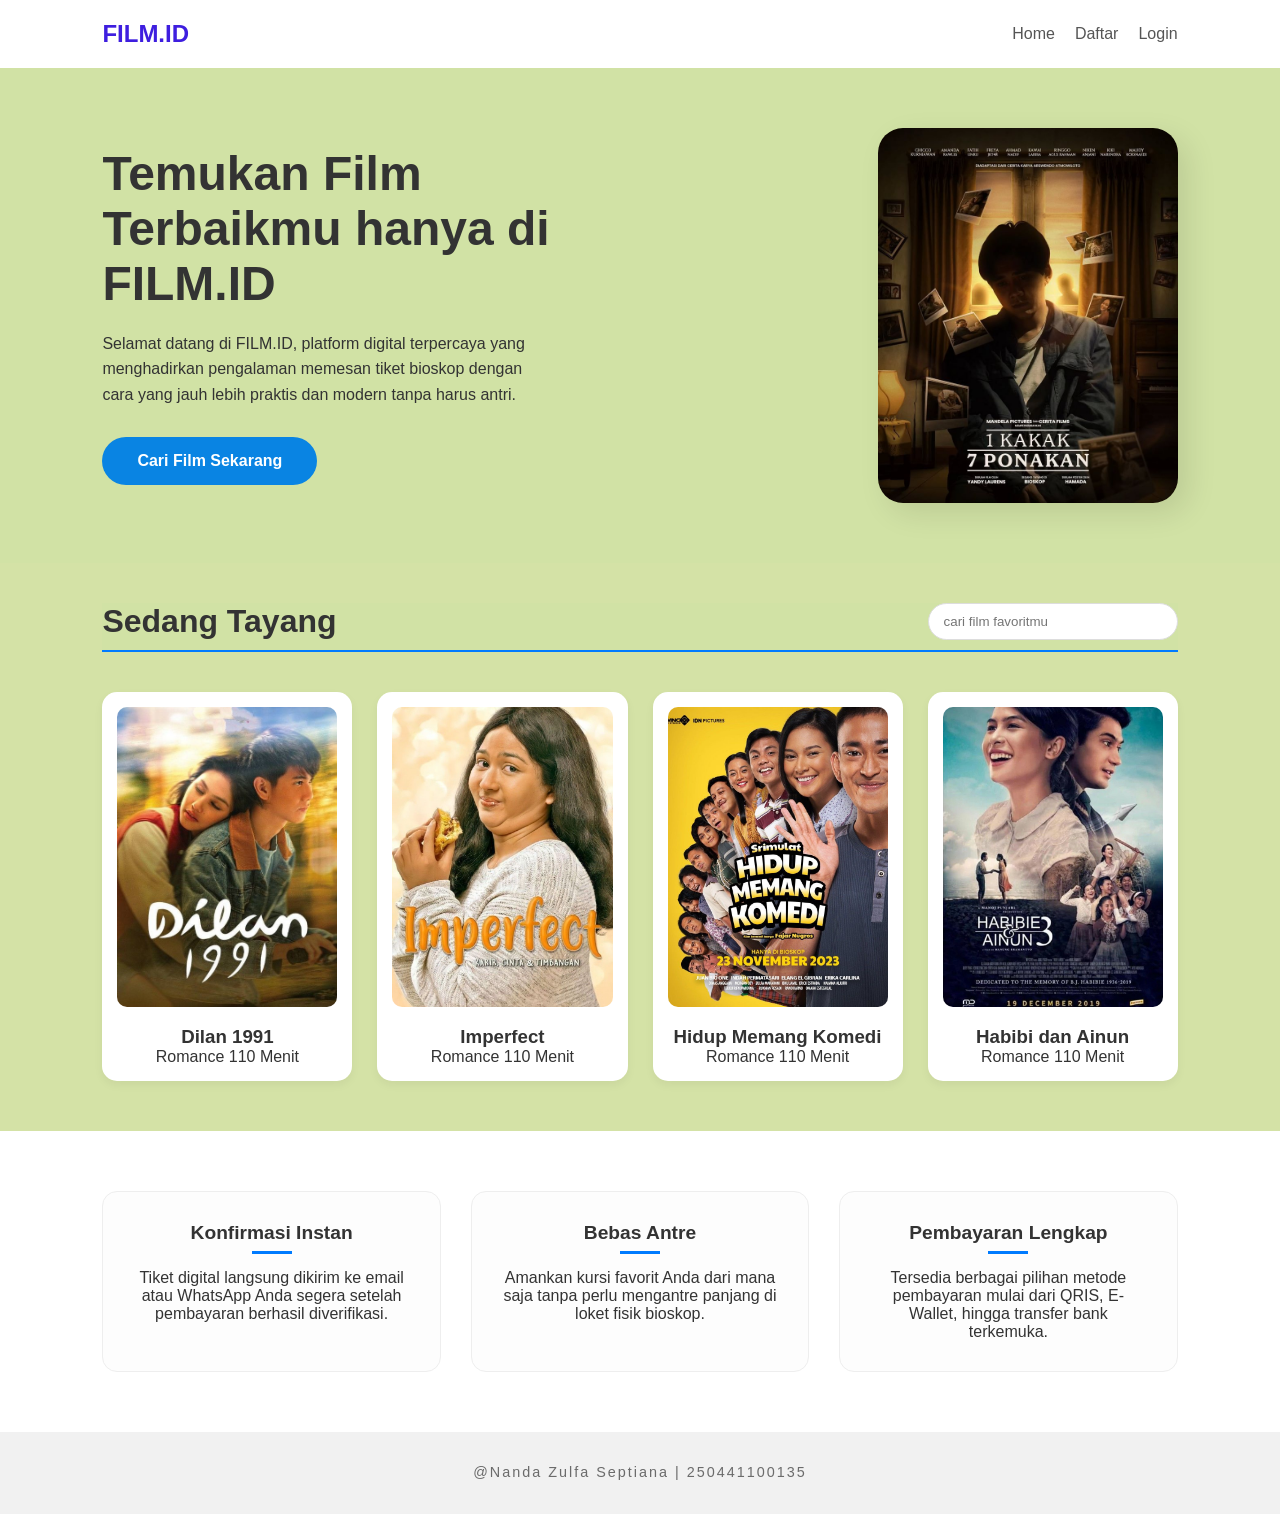
<file: modul-2/250441100135_NandaZulfaSeptiana_Modul2_AsprakKakRizqy/index.html>
<!DOCTYPE html>
<html lang="en">
<head>
    <meta charset="UTF-8">
    <meta name="viewport" content="width=device-width, initial-scale=1.0">
    <title>Document</title>
    <link rel="stylesheet" href="css/index.css">
</head>
<body>
    <nav>
        <h2>FILM.ID</h2>
        <ul>
            <li><a href="">Home</a></li>
            <li><a href="">Daftar</a></li>
            <li><a href="">Login</a></li>
        </ul>
    </nav>

    <header>
        <div class="satu">
            <h1>Temukan Film Terbaikmu hanya di FILM.ID</h1>
            <p>Selamat datang di FILM.ID, platform digital terpercaya yang menghadirkan pengalaman memesan tiket bioskop dengan cara yang jauh lebih praktis dan modern tanpa harus antri.</p>
            <a href="" class="btn">Cari Film Sekarang</a>
        </div>

        <div class="dua">
            <img src="img/17.jpg" alt="">
        </div>
    </header>

    <div class="tiga">
        <header>
            <h1>Sedang Tayang</h1>
            <input type="text" placeholder="cari film favoritmu">
        </header>
    </div>

    <div class="empat">
        <div>
            <img src="img/dilan.jpg" alt="">
            <h3>Dilan 1991</h3>
            <span>Romance</span>
            <span>110 Menit</span>
        </div>
        <div>
            <img src="img/imp.jpg" alt="">
            <h3>Imperfect</h3>
            <span>Romance</span>
            <span>110 Menit</span>
        </div>
        <div>
            <img src="img/sri.jpg" alt="">
            <h3>Hidup Memang Komedi</h3>
            <span>Romance</span>
            <span>110 Menit</span>
        </div>
        <div>
            <img src="img/habibi.jpg" alt="">
            <h3>Habibi dan Ainun</h3>
            <span>Romance</span>
            <span>110 Menit</span>
        </div>
    </div>

    <section class="lima">
        <div>
            <h3>Konfirmasi Instan</h3>
            <p>Tiket digital langsung dikirim ke email atau WhatsApp Anda segera setelah pembayaran berhasil diverifikasi.</p>
        </div>
        <div>
            <h3>Bebas Antre</h3>
            <p>Amankan kursi favorit Anda dari mana saja tanpa perlu mengantre panjang di loket fisik bioskop.</p>
        </div>
        <div>
            <h3>Pembayaran Lengkap</h3>
            <p>Tersedia berbagai pilihan metode pembayaran mulai dari QRIS, E-Wallet, hingga transfer bank terkemuka.</p>
        </div>
    </section>

    <nav class="enam">
        <h3>@Nanda Zulfa Septiana | 250441100135</h3>
    </nav>
</body>
</html>
</file>
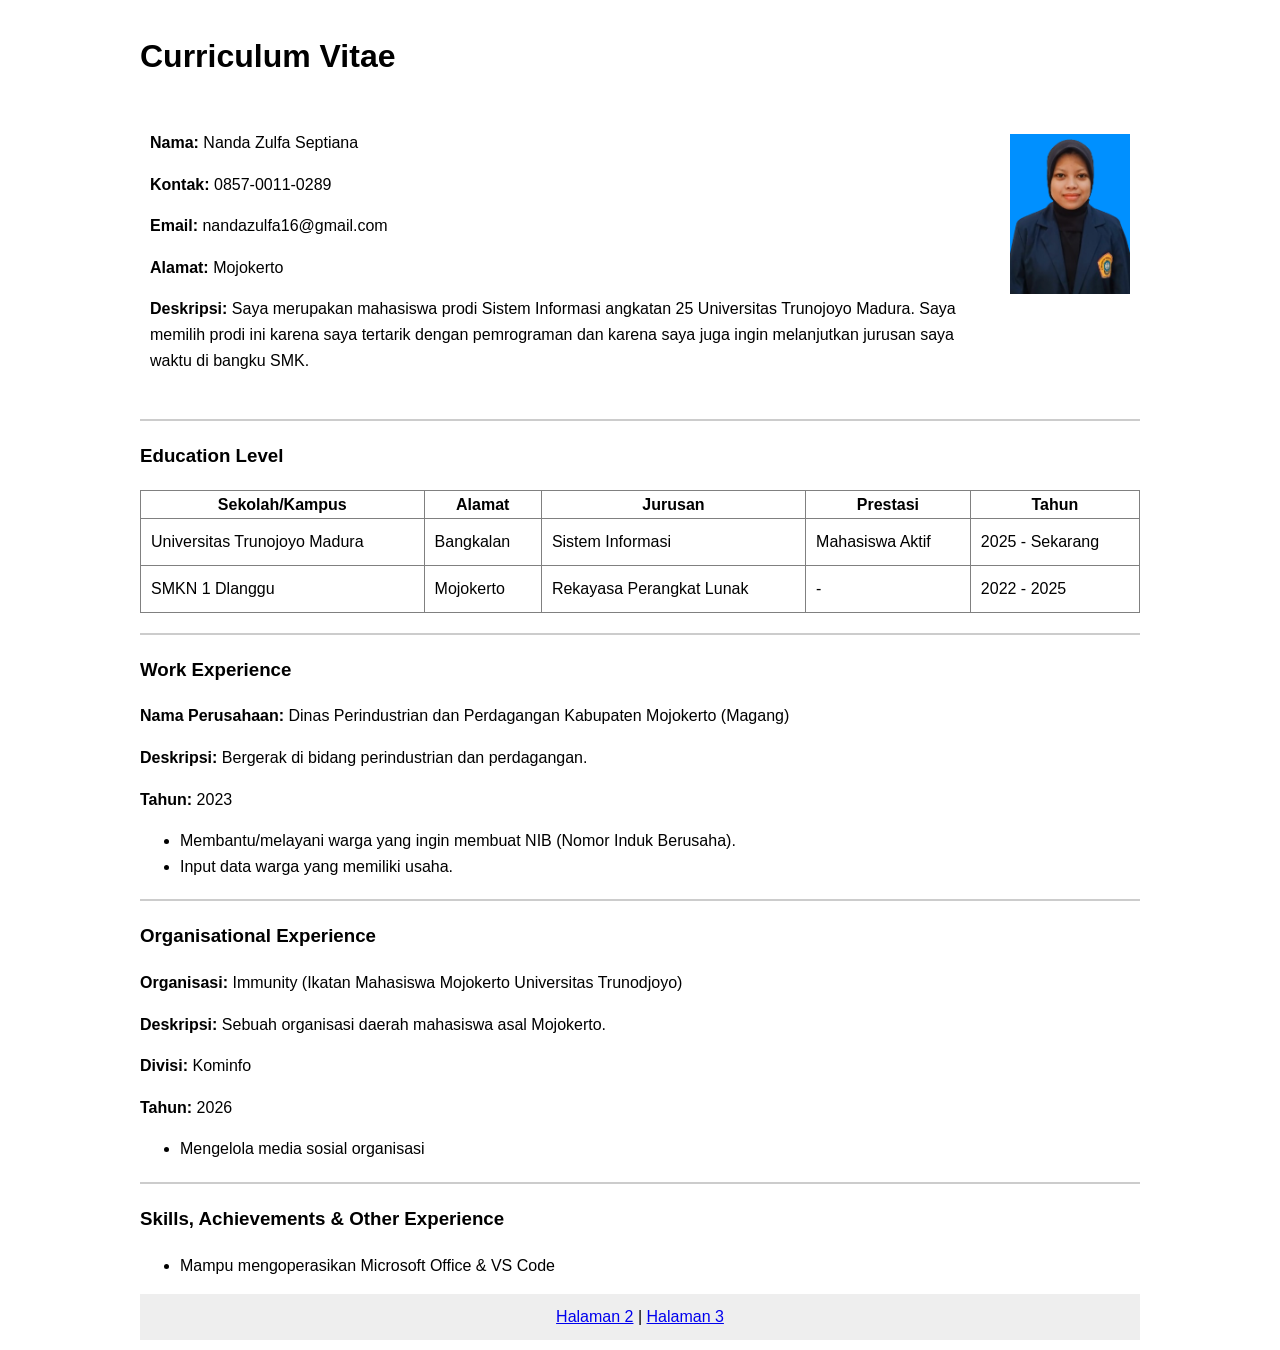
<file: modul-1/250441100135_NandaZulfaSeptiana_Modul1_AsprakKakRizqy/halaman1.html>
<!DOCTYPE html>
<html lang="id">
<head>
    <meta charset="UTF-8">
    <title>Curriculum Vitae</title>
    <style>
        body { font-family: sans-serif; line-height: 1.6; padding: 10px; max-width: 1000px; margin: auto; }
        table { width: 100%; border-collapse: collapse; margin-bottom: 10px; }
        td { padding: 10px; vertical-align: top; }
        img { width:120px; height:160px; margin-top: 20px; object-fit: cover;} 
        hr { margin: 20px 0; border: 1px solid #ccc; }
        nav { background: #eee; padding: 10px; text-align: center; }
    </style>
</head>
<body> 
    <h1>Curriculum Vitae</h1>

    <div id="profil">
        <table>
            <tr>
                <td>
                    <p><strong>Nama:</strong> Nanda Zulfa Septiana</p>
                    <p><strong>Kontak:</strong> 0857-0011-0289</p>
                    <p><strong>Email:</strong> nandazulfa16@gmail.com</p>
                    <p><strong>Alamat:</strong> Mojokerto</p>
                    <p><strong>Deskripsi:</strong> Saya merupakan mahasiswa prodi Sistem Informasi angkatan 25 Universitas Trunojoyo Madura. Saya memilih prodi ini karena saya tertarik dengan pemrograman dan karena saya juga ingin melanjutkan jurusan saya waktu di bangku SMK.</p>
                </td>
                
                <td>
                    <img src="img/foto.png">
                </td>
            </tr>
        </table>
    </div>

    <hr>

    <div id="education">
        <h3>Education Level</h3>
        <table border="1">
            <tr>
                <th>Sekolah/Kampus</th>
                <th>Alamat</th>
                <th>Jurusan</th>
                <th>Prestasi</th>
                <th>Tahun</th>
            </tr>
            <tr>
                <td>Universitas Trunojoyo Madura</td>
                <td>Bangkalan</td>
                <td>Sistem Informasi</td>
                <td>Mahasiswa Aktif</td>
                <td>2025 - Sekarang</td>
            </tr>
            <tr>
                <td>SMKN 1 Dlanggu</td>
                <td>Mojokerto</td>
                <td>Rekayasa Perangkat Lunak</td>
                <td>-</td>
                <td>2022 - 2025</td>
            </tr>
        </table>
    </div>

    <hr>

    <div id="work">
        <h3>Work Experience</h3>
        <p><strong>Nama Perusahaan:</strong> Dinas Perindustrian dan Perdagangan Kabupaten Mojokerto (Magang)</p>
        <p><strong>Deskripsi:</strong> Bergerak di bidang perindustrian dan perdagangan.</p>
        <p><strong>Tahun:</strong> 2023</p>
        <ul>
            <li>Membantu/melayani warga yang ingin membuat NIB (Nomor Induk Berusaha).</li>
            <li>Input data warga yang memiliki usaha. </li>
        </ul>
    </div>

    <hr>

    <div id="organisation">
        <h3>Organisational Experience</h3>
        <p><strong>Organisasi:</strong> Immunity (Ikatan Mahasiswa Mojokerto Universitas Trunodjoyo)</p>
        <p><strong>Deskripsi:</strong> Sebuah organisasi daerah mahasiswa asal Mojokerto.</p>
        <p><strong>Divisi:</strong> Kominfo</p>
        <p><strong>Tahun:</strong> 2026</p>
        <ul>
            <li>Mengelola media sosial organisasi</li>
        </ul>
    </div>

    <hr>

    <div id="skills">
        <h3>Skills, Achievements & Other Experience</h3>
        <ul>
            <li>Mampu mengoperasikan Microsoft Office & VS Code</li>
        </ul>
    </div>

    <nav>
        <a href="halaman2.html">Halaman 2</a> | 
        <a href="halaman3.html">Halaman 3</a>
    </nav>
</body>
</html>
</file>
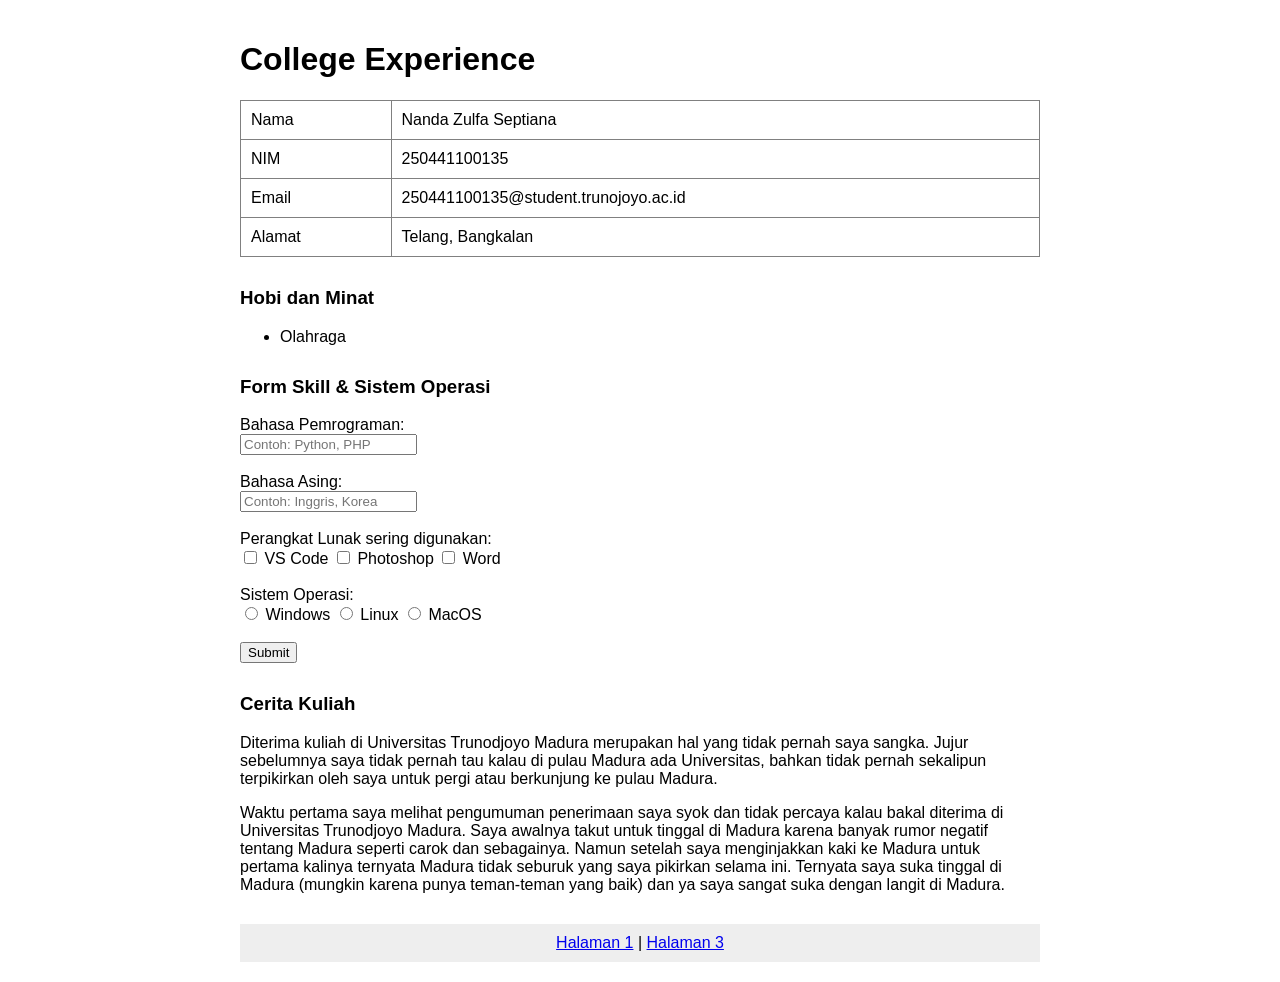
<file: modul-1/250441100135_NandaZulfaSeptiana_Modul1_AsprakKakRizqy/halaman2.html>
<!DOCTYPE html>
<html lang="id">
<head>
    <meta charset="UTF-8">
    <title>College Experience</title>
    <style>
        body { font-family: sans-serif; padding: 20px; max-width: 800px; margin: auto; }
        table { border-collapse: collapse; width: 100%; }
        nav { background: #eee; padding: 10px; margin-top: 20px; text-align: center; }
        .section { margin-bottom: 30px; }
    </style>
</head>
<body>
    <h1>College Experience</h1>

    <div class="section">
        <table border="1" cellpadding="10">
            <tr><td>Nama</td><td>Nanda Zulfa Septiana</td></tr>
            <tr><td>NIM</td><td>250441100135</td></tr>
            <tr><td>Email</td><td>250441100135@student.trunojoyo.ac.id</td></tr>
            <tr><td>Alamat</td><td>Telang, Bangkalan</td></tr>
        </table>
    </div>

    <div class="section">
        <h3>Hobi dan Minat</h3>
        <ul>
            <li>Olahraga</li>
        </ul>
    </div>

    <div class="section">
        <h3>Form Skill & Sistem Operasi</h3>
        <form>
            <label for="nanda">Bahasa Pemrograman:</label><br>
            <input id="nanda" type="text" placeholder="Contoh: Python, PHP"><br><br>

            <label>Bahasa Asing:</label><br>
            <input type="text" placeholder="Contoh: Inggris, Korea"><br><br>

            <label>Perangkat Lunak sering digunakan:</label><br>
            <input type="checkbox"> VS Code 
            <input type="checkbox"> Photoshop 
            <input type="checkbox"> Word<br><br>

            <label>Sistem Operasi:</label><br>
            <input type="radio" name="ab"> Windows
            <input type="radio" name="ab"> Linux
            <input type="radio" name="ab"> MacOS<br><br>

            <button type="submit">Submit</button>
        </form>
    </div>

    <div class="section">
        <h3>Cerita Kuliah</h3>
        <p>Diterima kuliah di Universitas Trunodjoyo Madura merupakan  hal yang tidak pernah saya sangka. Jujur sebelumnya saya tidak pernah tau kalau di pulau Madura ada Universitas, bahkan tidak pernah sekalipun terpikirkan oleh saya untuk pergi atau berkunjung ke pulau Madura.</p>
        <p>Waktu pertama saya melihat pengumuman penerimaan saya syok dan tidak percaya kalau bakal diterima di Universitas Trunodjoyo Madura. Saya awalnya takut untuk tinggal di Madura karena banyak rumor negatif tentang Madura seperti carok dan sebagainya. Namun setelah saya menginjakkan kaki ke Madura untuk pertama kalinya ternyata Madura tidak seburuk yang saya pikirkan selama ini. Ternyata saya suka tinggal di Madura (mungkin karena punya teman-teman yang baik) dan ya saya sangat suka dengan langit di Madura.</p>
    </div>

    <nav>
        <a href="halaman1.html">Halaman 1</a> | 
        <a href="halaman3.html">Halaman 3</a>
    </nav>
</body>
</html>
</file>
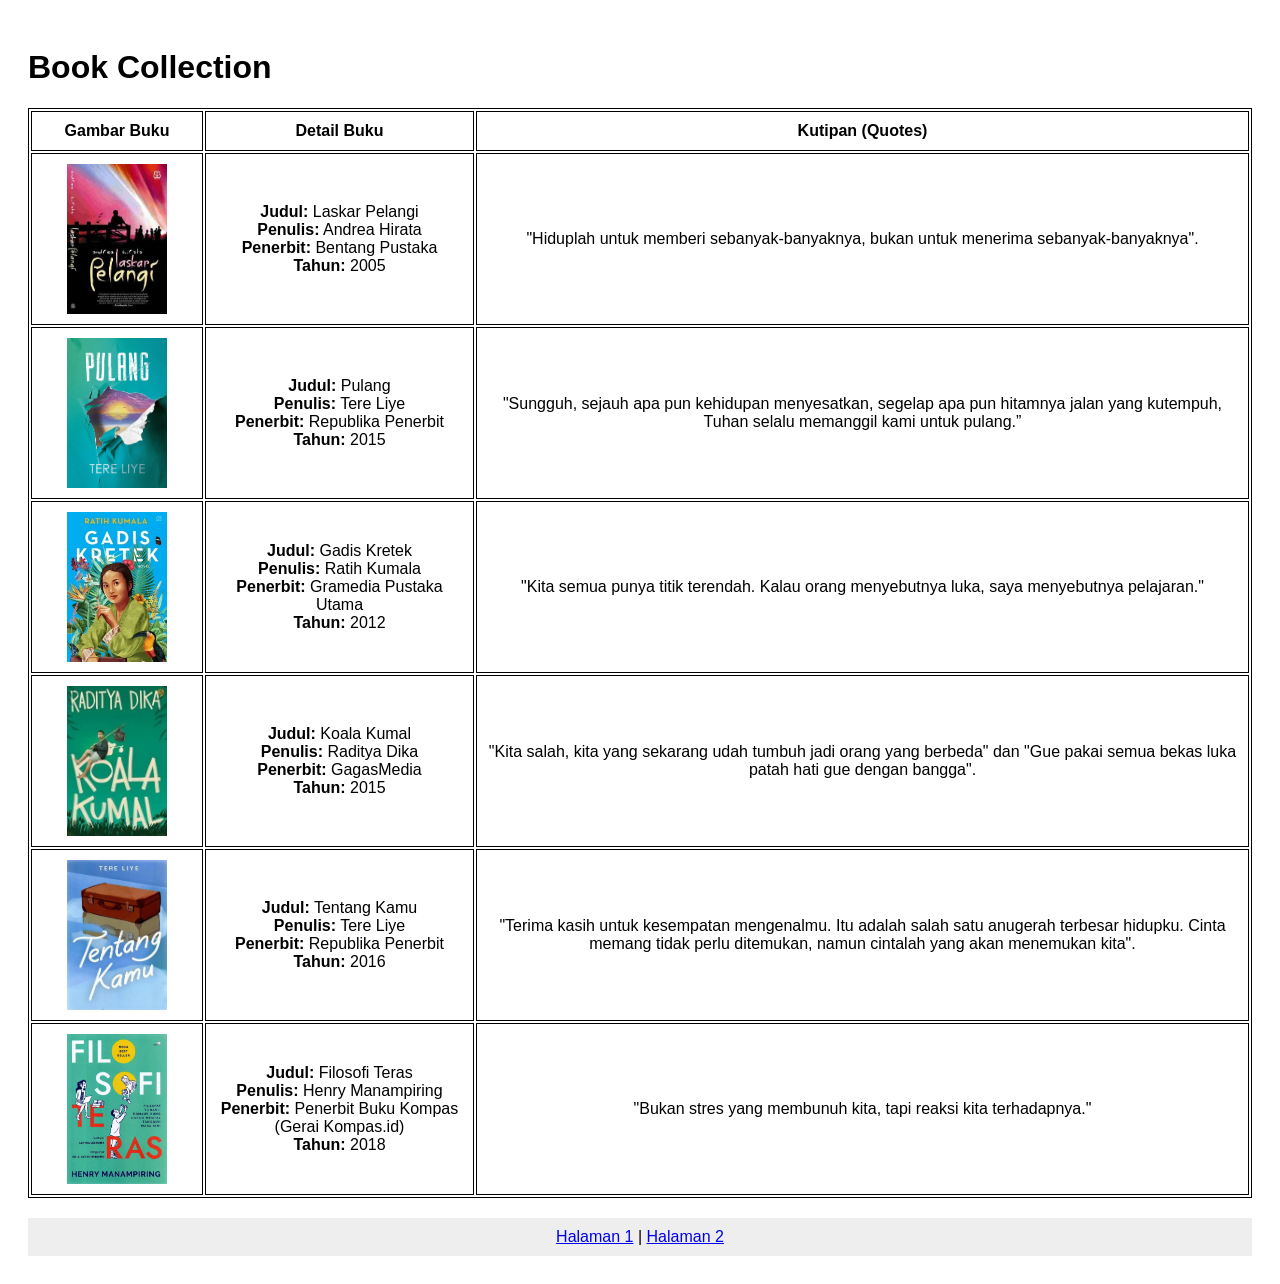
<file: modul-1/250441100135_NandaZulfaSeptiana_Modul1_AsprakKakRizqy/halaman3.html>
<!DOCTYPE html>
<html lang="id">
<head>
    <meta charset="UTF-8">
    <title>Book Collection</title>
    <style>
        body { font-family: sans-serif; padding: 20px; }
        table { width: 100%; border: 1px solid #000; margin-bottom: 20px; }
        th, td { border: 1px solid #000; padding: 10px; text-align: center; }
        .cover { width: 100px; height: 150px; background: #ddd; display: flex; align-items: center; justify-content: center; margin: auto; }
        nav { background: #eee; padding: 10px; text-align: center; }
        img { width: 100px; height: 150px;}
    </style>
</head> 
<body>
    <h1>Book Collection</h1>

    <table> 
        <tr>
            <th width="150">Gambar Buku</th>
            <th>Detail Buku</th>
            <th>Kutipan (Quotes)</th>
        </tr>

        <tr>
            <td><div class="cover"><img src="img/lp.jpg" alt=""></div></td>
            <td>
                <strong>Judul:</strong> Laskar Pelangi<br>
                <strong>Penulis:</strong> Andrea Hirata<br>
                <strong>Penerbit:</strong> Bentang Pustaka<br>
                <strong>Tahun:</strong> 2005
            </td>
            <td>"Hiduplah untuk memberi sebanyak-banyaknya, bukan untuk menerima sebanyak-banyaknya".</td>
        </tr>

        <tr>
            <td><div class="cover"><img src="img/pulang.jpg" alt=""></div></td>
            <td>
                <strong>Judul:</strong> Pulang<br>
                <strong>Penulis:</strong> Tere Liye<br>
                <strong>Penerbit:</strong> Republika Penerbit<br>
                <strong>Tahun:</strong> 2015
            </td>
            <td>"Sungguh, sejauh apa pun kehidupan menyesatkan, segelap apa pun hitamnya jalan yang kutempuh, Tuhan selalu memanggil kami untuk pulang.” </td>
        </tr>
        <tr>
            <td><div class="cover"><img src="img/gk.jpg" alt=""></div></td>
            <td>
                <strong>Judul:</strong> Gadis Kretek<br>
                <strong>Penulis:</strong> Ratih Kumala<br>
                <strong>Penerbit:</strong> Gramedia Pustaka Utama<br>
                <strong>Tahun:</strong> 2012
            </td>
            <td>"Kita semua punya titik terendah. Kalau orang menyebutnya luka, saya menyebutnya pelajaran."</td>
        </tr>
        <tr>
            <td><div class="cover"><img src="img/kk.jpg" alt=""></div></td>
            <td>
                <strong>Judul:</strong> Koala Kumal<br>
                <strong>Penulis:</strong> Raditya Dika<br>
                <strong>Penerbit:</strong> GagasMedia<br>
                <strong>Tahun:</strong> 2015
            </td>
            <td>"Kita salah, kita yang sekarang udah tumbuh jadi orang yang berbeda" dan "Gue pakai semua bekas luka patah hati gue dengan bangga". </td>
        </tr>
        <tr>
            <td><div class="cover"><img src="img/tk.jpg" alt=""></div></td>
            <td>
                <strong>Judul:</strong> Tentang Kamu<br>
                <strong>Penulis:</strong> Tere Liye<br>
                <strong>Penerbit:</strong> Republika Penerbit <br>
                <strong>Tahun:</strong> 2016
            </td>
            <td>"Terima kasih untuk kesempatan mengenalmu. Itu adalah salah satu anugerah terbesar hidupku. Cinta memang tidak perlu ditemukan, namun cintalah yang akan menemukan kita".</td>
        </tr>
        <tr>
            <td><div class="cover"><img src="img/ft.jpg" alt=""></div></td>
            <td>
                <strong>Judul:</strong> Filosofi Teras<br>
                <strong>Penulis:</strong> Henry Manampiring<br>
                <strong>Penerbit:</strong> Penerbit Buku Kompas (Gerai Kompas.id)<br>
                <strong>Tahun:</strong> 2018
            </td>
            <td>"Bukan stres yang membunuh kita, tapi reaksi kita terhadapnya."</td>
        </tr>
        </tr>
    </table>

    <nav>
        <a href="halaman1.html">Halaman 1</a> | 
        <a href="halaman2.html">Halaman 2</a>
    </nav>
</body>
</html>
</file>
<file: modul-2/250441100135_NandaZulfaSeptiana_Modul2_AsprakKakRizqy/css/index.css>
* {
    margin: 0;          /* Menghapus jarak luar bawaan browser */
    padding: 0;         /* Menghapus jarak dalam bawaan browser */
    box-sizing: border-box; /* Memastikan padding tidak menambah lebar elemen */
    font-family: 'Segoe UI', Tahoma, Geneva, Verdana, sans-serif; /* Mengatur jenis huruf agar modern */
}

body {
    background-color: #d4e2a6; /* Memberikan warna latar belakang halaman (hijau muda) */
    color: #333;               /* Mengatur warna teks utama agar mudah dibaca */
}

/* 2. NAVIGATION BAR (Bagian Menu Atas) */
nav {
    display: flex ;               /* Mengaktifkan mode flexbox agar item bisa sejajar ke samping */
    justify-content: space-between; /* Membuat logo di kiri dan menu di kanan (memberi ruang di tengah) */
    align-items: center;         /* Menyejajarkan logo dan menu secara vertikal agar rapi */
    padding: 20px 8%;            /* Jarak atas-bawah 20px, kanan-kiri 8% dari lebar layar */
    background-color: white;     /* Warna latar menu putih */
}

nav h2 {
    color: #3e1edf; /* Memberikan warna biru pada logo FILM.ID */
}

nav ul {
    display: flex;       /* Membuat daftar menu (Home, Daftar, Login) sejajar ke samping */
    list-style: none;    /* Menghapus titik-titik (bullet) pada daftar menu */
    gap: 20px;           /* Memberi jarak antar menu sebesar 20px */
}

nav ul li a {
    text-decoration: none; /* Menghapus garis bawah pada link menu */
    color: #555;           /* Warna teks menu abu-abu tua */
    font-weight: 500;      /* Mengatur ketebalan huruf menu */
    transition: 0.3s;      /* Animasi halus saat warna berubah (hover) */
}

nav ul li a:hover {
    color: #007bff; /* Mengubah warna menu menjadi biru saat kursor mendekat */
}

/* 3. HERO SECTION (Bagian Utama/Promosi) */
header {
    display: flex;               /* Menggunakan flexbox untuk membagi area teks dan foto */
    justify-content: space-between; /* Teks di kiri, foto di kanan */
    align-items: center;         /* Menyejajarkan teks dan foto agar sejajar di tengah */
    padding: 60px 8%;            /* Memberi jarak yang cukup luas agar konten tidak sesak */
    background-color: #d1e2a5;   /* Latar belakang hijau sesuai desain */
    gap: 20px;                   /* Jarak minimal antara teks dan foto */
}

.satu { 
    flex: 1;                     /* Mengambil ruang yang tersedia secara adil di sisi kiri */
    display: flex;
    flex-direction: column;      /* Membuat judul, paragraf, dan tombol berderet ke bawah */
    align-items: flex-start;     /* Memastikan semua elemen teks rata kiri */
}

.satu h1 {
    font-size: 3rem;             /* Ukuran judul besar agar menjadi fokus utama */
    margin-bottom: 20px;         /* Jarak bawah judul ke paragraf */
    color: #333;
    max-width: 500px;            /* Membatasi lebar teks judul agar tidak terlalu panjang */
}

.satu p {
    margin-bottom: 30px;         /* Jarak bawah paragraf ke tombol */
    max-width: 450px;
    line-height: 1.6;            /* Mengatur jarak antar baris teks agar enak dibaca */
}

/* 4. BUTTON STYLE (Tombol "Cari Film Sekarang") */
.btn {
    display: inline-block;
    padding: 15px 35px;          /* Ukuran tombol agar terlihat proporsional */
    background-color: #0984e3;   /* Warna biru tombol */
    color: white;
    text-decoration: none;
    border-radius: 50px;         /* Membuat sudut tombol membulat (bentuk kapsul) */
    font-weight: bold;
    transition: transform 0.3s, box-shadow 0.3s; /* Efek halus saat tombol ditekan/hover */
}

.btn:hover {
    transform: translateY(-3px); /* Membuat tombol seolah melompat naik sedikit saat di-hover */
    box-shadow: 0 5px 15px rgba(9, 132, 227, 0.4); /* Memberi bayangan biru bercahaya saat hover */
}

/* 5. HERO IMAGE (Foto Poster Utama) */
.dua { 
    flex: 1;                     /* Mengambil ruang di sisi kanan */
    display: flex;
    justify-content: flex-end;   /* Mendorong foto agar sejajar mepet ke arah menu Login */
}

.dua img {
    width: 100%;
    max-width: 300px;            /* Membatasi lebar foto agar tidak terlalu besar */
    border-radius: 25px;         /* Sudut foto membulat cantik */
    box-shadow: 10px 10px 30px rgba(0,0,0,0.1); /* Bayangan lembut di bawah foto */
}

.dua img:hover {
    transform: scale(1.05);      /* Efek zoom kecil saat kursor di atas foto */
}

/* 6. SEARCH BAR SECTION (Judul "Sedang Tayang") */
.tiga {
    padding: 40px 8% 20px;       /* Jarak area judul film */
}

.tiga header {
    padding: 0;                  /* Menghapus padding bawaan header di dalam section ini */
    display: flex;
    justify-content: space-between; /* Tulisan di kiri, kotak cari di kanan */
    align-items: center;
    border-bottom: 2px solid #007bff; /* Garis biru di bawah judul Sedang Tayang */
    padding-bottom: 10px;
}

.tiga input {
    padding: 10px 15px;          /* Memberi ruang di dalam kotak pencarian */
    border-radius: 25px;         /* Membuat kotak pencarian membulat */
    border: 1px solid #ddd;      /* Warna garis tepi kotak cari */
    outline: none;               /* Menghapus garis biru bawaan browser saat diklik */
    width: 250px;                /* Lebar kotak pencarian */
}

/* 7. MOVIE GRID (Daftar Film Berbentuk Kartu) */
.empat {
    display: grid;               /* Mengaktifkan sistem Grid agar film tersusun rapi */
    grid-template-columns: repeat(auto-fit, minmax(200px, 1fr)); /* Kolom otomatis menyesuaikan lebar layar */
    gap: 25px;                   /* Jarak antar kartu film */
    padding: 20px 8% 50px;
}

.empat div {
    background: white;           /* Latar belakang kartu film putih */
    padding: 15px;
    border-radius: 15px;         /* Sudut kartu membulat */
    text-align: center;          /* Teks di dalam kartu rata tengah */
    box-shadow: 0 4px 10px rgba(0,0,0,0.05); /* Bayangan tipis agar kartu terlihat mengambang */
    transition: 0.3s;            /* Kecepatan animasi kartu saat di-hover */
}

.empat div:hover {
    transform: translateY(-10px); /* Kartu naik ke atas saat didekati kursor */
    box-shadow: 0 8px 20px rgba(0,0,0,0.15); /* Bayangan kartu menebal saat hover */
}

.empat div img {
    width: 100%;
    height: 300px;               /* Mengunci tinggi poster agar semua film sejajar rapi */
    object-fit: cover;           /* Gambar dipotong otomatis agar tidak gepeng/distorsi */
    border-radius: 10px;
    margin-bottom: 15px;         /* Jarak bawah poster ke teks judul */
}

/* 8. FITUR KEUNGGULAN (Bagian Konfirmasi Instan, dll) */
.lima {
    display: flex;               /* Menyusun tiga kolom fitur ke samping */
    justify-content: space-between;
    gap: 30px;                   /* Jarak antar kotak fitur */
    padding: 60px 8%;
    background-color: #ffffff; 
    text-align: center;
}

.lima div {
    flex: 1;                     /* Membagi lebar area secara rata untuk setiap kotak */
    padding: 30px;
    border-radius: 15px;
    background: #fdfdfd;
    transition: 0.3s;
    border: 1px solid #eee;      /* Garis luar tipis pada kotak fitur */
}

.lima h3 {
    font-size: 1.2rem;
    color: #333;
    margin-bottom: 15px;
    position: relative;
    padding-bottom: 10px;
}

.lima h3::after {
    content: '';                 /* Membuat garis dekorasi di bawah judul fitur */
    position: absolute;
    bottom: 0;
    left: 50%;
    transform: translateX(-50%);
    width: 40px;                 /* Panjang garis biru pendek */
    height: 3px;                 /* Tebal garis */
    background-color: #007bff;   /* Warna garis biru */
}

.enam {
    width: 100%;
    background-color: #f1f1f1; /* Tambahkan warna latar belakang tipis agar batasnya jelas */
    padding: 30px 0;           /* Beri ruang atas dan bawah yang lebih lega */
    display: flex;             /* Menggunakan flexbox untuk memastikan posisi tengah */
    justify-content: center;   /* Menyejajarkan konten di tengah secara horizontal */
    align-items: center;       /* Menyejajarkan konten di tengah secara vertikal */
}

.enam h3 {
    color: #333333;           /* Gunakan abu-abu gelap agar tidak terlalu kontras dengan putih */
    font-size: 0.9rem;        /* Ukuran font sedikit dikecilkan agar elegan */
    font-weight: 400;         /* Sedikit lebih tebal agar mudah dibaca */
    letter-spacing: 2px;      /* Jarak antar huruf dikurangi agar tidak terlalu lebar */
    opacity: 0.7;             /* Memberikan kesan watermark halus */
    max-width: 90%;           /* Memastikan teks tidak menempel ke pinggir di layar HP */
    line-height: 1.5;         /* Memberi jarak antar baris jika teks turun ke bawah */
}
</file>
